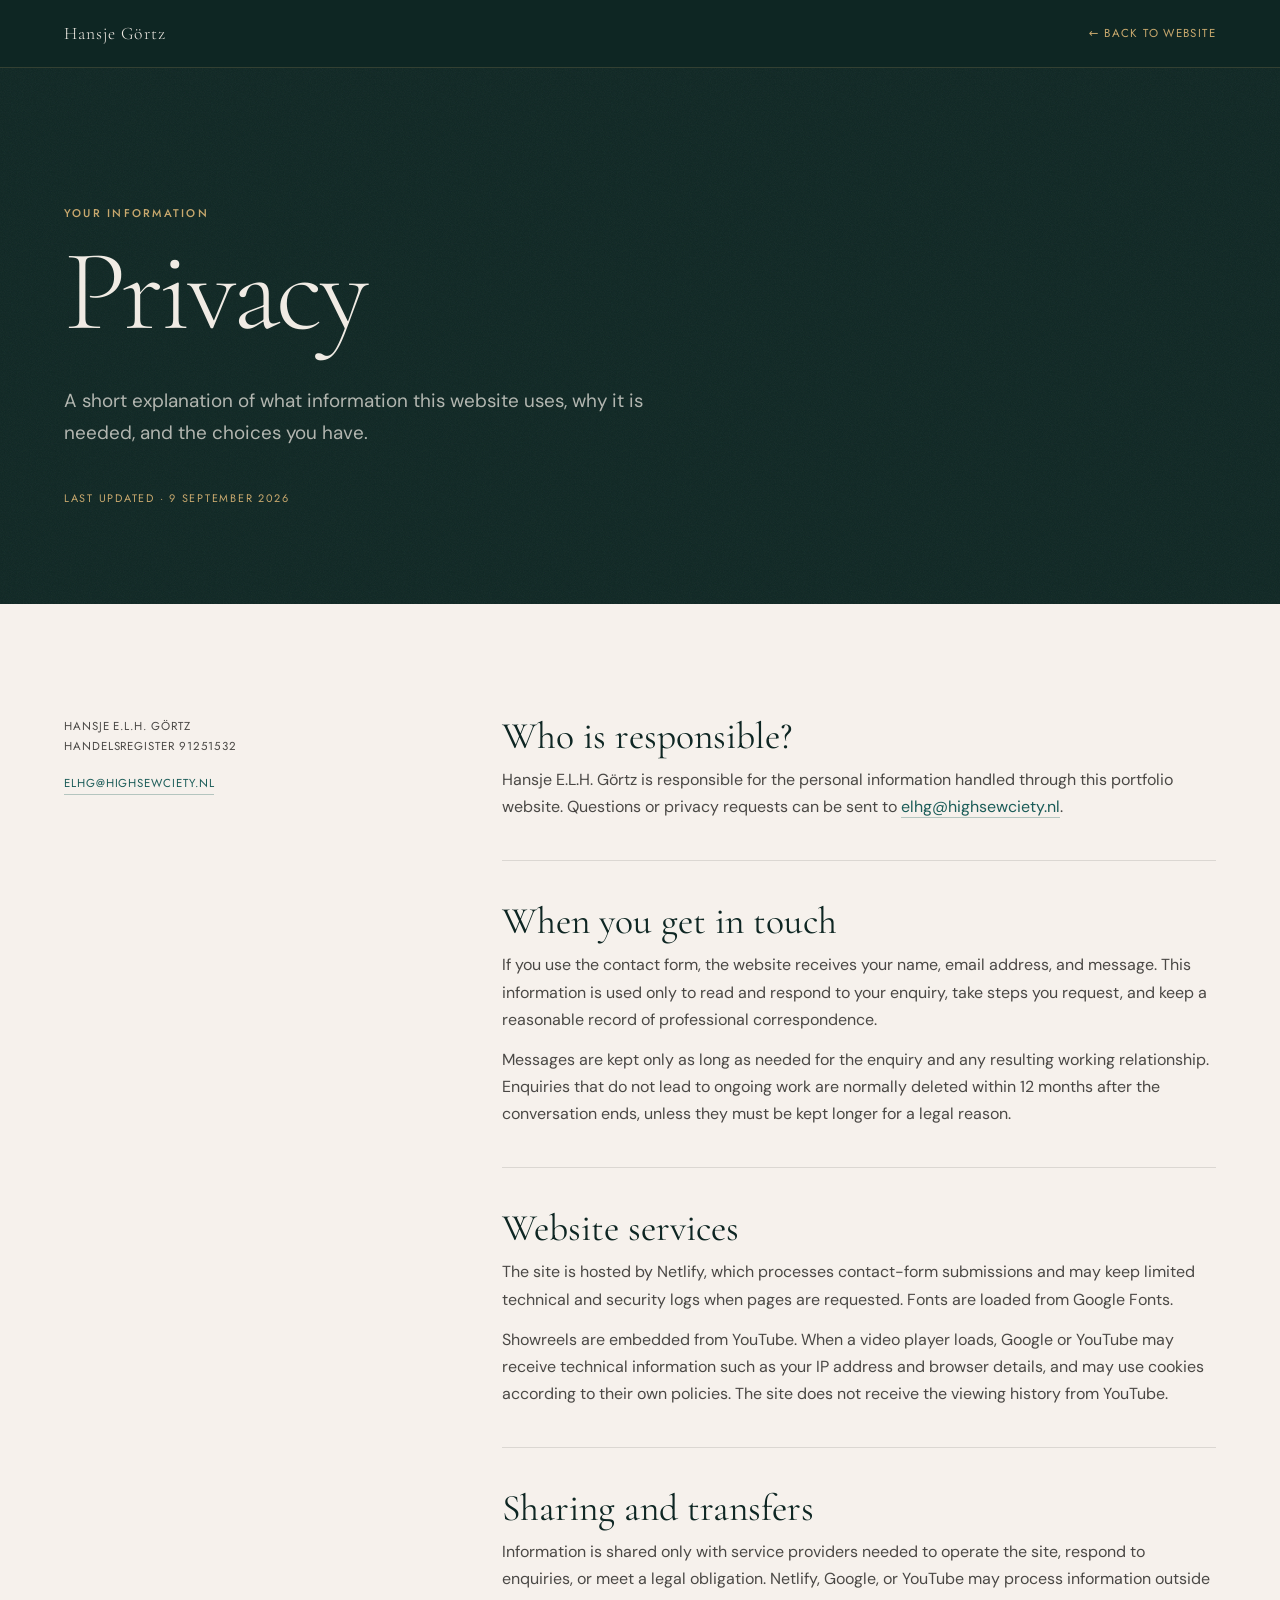
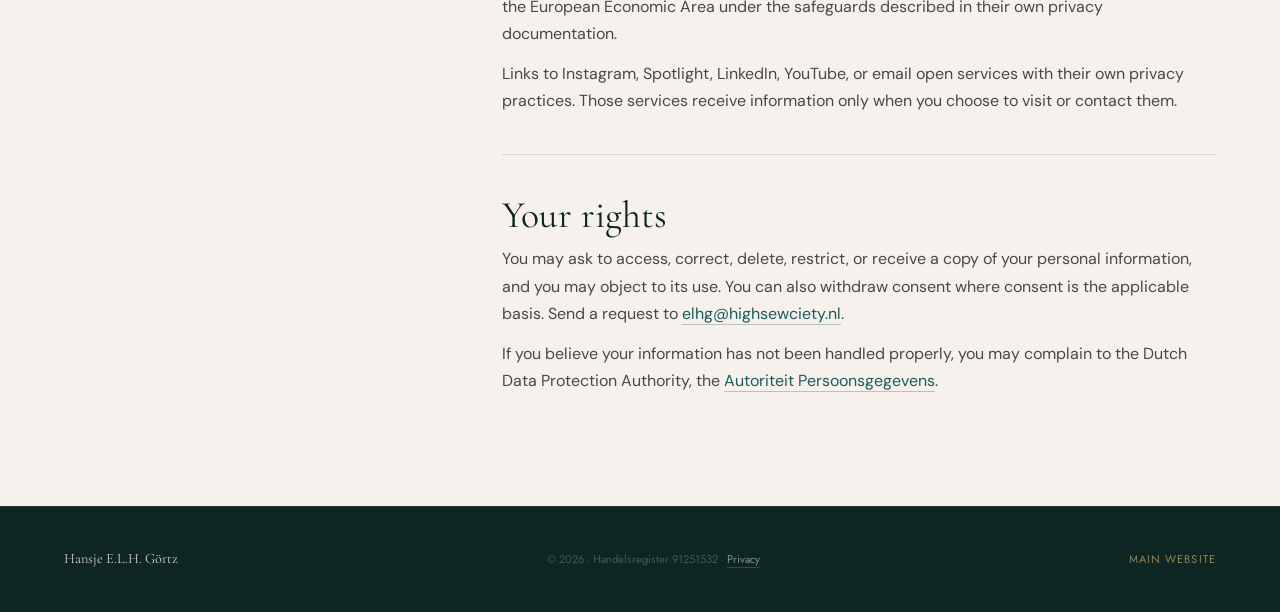
<file: privacy/index.html>
<!DOCTYPE html>
<html lang="en">
<head>
  <meta charset="UTF-8">
  <meta name="viewport" content="width=device-width, initial-scale=1.0">
  <meta name="description" content="Privacy information for the Hansje Görtz website.">
  <title>Privacy — Hansje Görtz</title>

  <link rel="preconnect" href="https://fonts.googleapis.com">
  <link rel="preconnect" href="https://fonts.gstatic.com" crossorigin>
  <link href="https://fonts.googleapis.com/css2?family=Cormorant+Garamond:ital,wght@0,300;0,400;0,600;1,300;1,400&amp;family=Jost:wght@300;400;500&amp;family=DM+Sans:ital,wght@0,400;0,500;1,400&amp;display=swap" rel="stylesheet">
  <link rel="stylesheet" href="../css/style.css?v=20260909">
</head>

<body class="privacy-page">
  <header class="site-header privacy-header">
    <div class="header-inner">
      <a href="/" class="header-logo">Hansje Görtz</a>
      <a href="/" class="privacy-home-link">← Back to website</a>
    </div>
  </header>

  <main class="privacy-main">
    <section class="privacy-hero">
      <div class="section-grain"></div>
      <div class="container">
        <p class="section-label section-label--light">Your information</p>
        <h1 class="privacy-title">Privacy</h1>
        <p class="privacy-intro">A short explanation of what information this website uses, why it is needed, and the choices you have.</p>
        <p class="privacy-updated">Last updated · 9 September 2026</p>
      </div>
    </section>

    <section class="privacy-content">
      <div class="container privacy-layout">
        <aside class="privacy-aside">
          <p>Hansje E.L.H. Görtz<br>Handelsregister 91251532</p>
          <a href="mailto:elhg@highsewciety.nl">elhg@highsewciety.nl</a>
        </aside>

        <div class="privacy-copy">
          <section class="privacy-section">
            <h2>Who is responsible?</h2>
            <p>Hansje E.L.H. Görtz is responsible for the personal information handled through this portfolio website. Questions or privacy requests can be sent to <a href="mailto:elhg@highsewciety.nl">elhg@highsewciety.nl</a>.</p>
          </section>

          <section class="privacy-section">
            <h2>When you get in touch</h2>
            <p>If you use the contact form, the website receives your name, email address, and message. This information is used only to read and respond to your enquiry, take steps you request, and keep a reasonable record of professional correspondence.</p>
            <p>Messages are kept only as long as needed for the enquiry and any resulting working relationship. Enquiries that do not lead to ongoing work are normally deleted within 12 months after the conversation ends, unless they must be kept longer for a legal reason.</p>
          </section>

          <section class="privacy-section">
            <h2>Website services</h2>
            <p>The site is hosted by Netlify, which processes contact-form submissions and may keep limited technical and security logs when pages are requested. Fonts are loaded from Google Fonts.</p>
            <p>Showreels are embedded from YouTube. When a video player loads, Google or YouTube may receive technical information such as your IP address and browser details, and may use cookies according to their own policies. The site does not receive the viewing history from YouTube.</p>
          </section>

          <section class="privacy-section">
            <h2>Sharing and transfers</h2>
            <p>Information is shared only with service providers needed to operate the site, respond to enquiries, or meet a legal obligation. Netlify, Google, or YouTube may process information outside the European Economic Area under the safeguards described in their own privacy documentation.</p>
            <p>Links to Instagram, Spotlight, LinkedIn, YouTube, or email open services with their own privacy practices. Those services receive information only when you choose to visit or contact them.</p>
          </section>

          <section class="privacy-section">
            <h2>Your rights</h2>
            <p>You may ask to access, correct, delete, restrict, or receive a copy of your personal information, and you may object to its use. You can also withdraw consent where consent is the applicable basis. Send a request to <a href="mailto:elhg@highsewciety.nl">elhg@highsewciety.nl</a>.</p>
            <p>If you believe your information has not been handled properly, you may complain to the Dutch Data Protection Authority, the <a href="https://autoriteitpersoonsgegevens.nl/en" target="_blank" rel="noopener noreferrer">Autoriteit Persoonsgegevens</a>.</p>
          </section>
        </div>
      </div>
    </section>
  </main>

  <footer class="site-footer">
    <div class="container footer-inner">
      <p class="footer-name">Hansje E.L.H. Görtz</p>
      <p class="footer-legal">© 2026 · Handelsregister 91251532 · <a href="/privacy/" aria-current="page">Privacy</a></p>
      <a href="/" class="footer-back-top">Main website</a>
    </div>
  </footer>
</body>
</html>
</file>
<file: css/style.css>
/* ============================================================
   Hansje Görtz — style.css
   ============================================================ */

/* 1. DESIGN TOKENS
   ============================================================ */
:root {
  /* Colours */
  --color-teal:             #1B5C58;
  --color-teal-dark:        #0E2623;
  --color-teal-mid:         #144D49;
  --color-champagne:        #C9A96E;
  --color-champagne-light:  #E8D5A8;
  --color-terracotta:       #B87B5A;
  --color-cream:            #F6F1EC;
  --color-cream-dark:       #EDE7DF;
  --color-text-dark:        #1C1C1A;
  --color-text-mid:         #4A4845;
  --color-text-light:       #F0EBE4;
  --color-text-muted:       #A8A29C;

  /* Typography */
  --font-display: 'Cormorant Garamond', Georgia, serif;
  --font-ui:      'Jost', system-ui, sans-serif;
  --font-body:    'DM Sans', system-ui, sans-serif;

  /* Spacing */
  --space-xs:   0.5rem;
  --space-sm:   1rem;
  --space-md:   1.5rem;
  --space-lg:   2.5rem;
  --space-xl:   4rem;
  --space-2xl:  6rem;
  --space-3xl:  9rem;

  /* Layout */
  --max-width:        1200px;
  --max-width-narrow: 760px;
  --header-height:    68px;
  --section-pad-v:    var(--space-3xl);

  /* Radii */
  --radius-sm:   4px;
  --radius-md:   8px;
  --radius-pill: 100px;

  /* Transitions */
  --transition-fast: 0.15s ease;
  --transition-base: 0.3s ease;
  --transition-slow: 0.6s ease;

  /* Shadows */
  --shadow-soft: 0 4px 24px rgba(0,0,0,0.12);
  --shadow-deep: 0 8px 48px rgba(0,0,0,0.28);
}


/* 2. RESET & BASE
   ============================================================ */
*, *::before, *::after { box-sizing: border-box; margin: 0; padding: 0; }

html {
  scroll-behavior: smooth;
  scroll-padding-top: var(--header-height);
  font-size: 16px;
  -webkit-text-size-adjust: 100%;
}

body {
  font-family: var(--font-body);
  line-height: 1.7;
  color: var(--color-text-dark);
  background-color: var(--color-cream);
  overflow-x: hidden;
}

img { display: block; max-width: 100%; height: auto; }
a   { color: inherit; text-decoration: none; }
ul  { list-style: none; }
button { cursor: pointer; font-family: inherit; border: none; background: none; }


/* 3. LAYOUT UTILITIES
   ============================================================ */
.container {
  width: 100%;
  max-width: var(--max-width);
  margin-inline: auto;
  padding-inline: var(--space-md);
}
.container--narrow { max-width: var(--max-width-narrow); }

.section--light { background-color: var(--color-cream); color: var(--color-text-dark); }
.section--dark  { background-color: var(--color-teal-dark); color: var(--color-text-light); position: relative; }
.section--teal  { background-color: var(--color-teal-mid); color: var(--color-text-light); position: relative; }

/* SVG noise grain for dark sections */
.section-grain, .hero-grain {
  position: absolute;
  inset: 0;
  pointer-events: none;
  opacity: 0.06;
  background-image: url("data:image/svg+xml,%3Csvg viewBox='0 0 256 256' xmlns='http://www.w3.org/2000/svg'%3E%3Cfilter id='n'%3E%3CfeTurbulence type='fractalNoise' baseFrequency='0.9' numOctaves='4' stitchTiles='stitch'/%3E%3C/filter%3E%3Crect width='100%25' height='100%25' filter='url(%23n)'/%3E%3C/svg%3E");
  background-size: 200px 200px;
  mix-blend-mode: screen;
}

.section-label {
  font-family: var(--font-ui);
  font-size: 0.7rem;
  font-weight: 500;
  letter-spacing: 0.2em;
  text-transform: uppercase;
  color: var(--color-terracotta);
  margin-bottom: var(--space-sm);
}
.section-label--light { color: var(--color-champagne); }

/* Scroll fade-in (applied via JS) */
.fade-target {
  opacity: 0;
  transform: translateY(24px);
  transition: opacity 0.7s ease, transform 0.7s ease;
}
.fade-target.is-visible { opacity: 1; transform: translateY(0); }


/* 4. BUTTONS
   ============================================================ */
.btn {
  display: inline-flex;
  align-items: center;
  gap: 0.5em;
  font-family: var(--font-ui);
  font-size: 0.8rem;
  font-weight: 400;
  letter-spacing: 0.1em;
  text-transform: uppercase;
  padding: 0.75em 1.75em;
  min-height: 48px;
  border-radius: var(--radius-pill);
  transition: background-color var(--transition-base), color var(--transition-base),
              border-color var(--transition-base), transform var(--transition-fast);
  white-space: nowrap;
}
.btn:hover { transform: translateY(-1px); }

.btn--outline {
  border: 1px solid var(--color-champagne);
  color: var(--color-champagne);
  background: transparent;
}
.btn--outline:hover { background: var(--color-champagne); color: var(--color-teal-dark); }

.btn--outline-dark {
  border: 1px solid var(--color-teal);
  color: var(--color-teal);
  background: transparent;
}
.btn--outline-dark:hover { background: var(--color-teal); color: var(--color-cream); }

.btn--ghost {
  border: 1px solid rgba(240,235,228,0.3);
  color: var(--color-text-light);
  background: transparent;
}
.btn--ghost:visited { color: var(--color-text-light); }
.btn--ghost:hover,
.btn--ghost:focus-visible {
  border-color: rgba(240,235,228,0.7);
  color: var(--color-text-light);
  background: rgba(240,235,228,0.08);
}

.btn--filled {
  background: var(--color-champagne);
  color: var(--color-teal-dark);
  border: 1px solid var(--color-champagne);
}
.btn--filled:hover { background: var(--color-champagne-light); border-color: var(--color-champagne-light); }

.btn--full { width: 100%; justify-content: center; }


/* 5. HEADER
   ============================================================ */
.site-header {
  position: fixed;
  top: 0; left: 0; right: 0;
  z-index: 100;
  height: var(--header-height);
  transition: background-color var(--transition-base), backdrop-filter var(--transition-base), box-shadow var(--transition-base);
}

.site-header.scrolled {
  background-color: rgba(14, 38, 35, 0.88);
  backdrop-filter: blur(12px);
  -webkit-backdrop-filter: blur(12px);
  box-shadow: 0 1px 0 rgba(201, 169, 110, 0.15);
}

.header-inner {
  display: flex;
  align-items: center;
  justify-content: space-between;
  height: 100%;
  max-width: var(--max-width);
  margin-inline: auto;
  padding-inline: var(--space-md);
  gap: var(--space-md);
}

.header-logo {
  font-family: var(--font-display);
  font-size: 1.1rem;
  font-weight: 300;
  letter-spacing: 0.06em;
  color: var(--color-text-light);
  flex-shrink: 0;
}

.header-nav { display: flex; gap: var(--space-lg); }

.header-nav a {
  font-family: var(--font-ui);
  font-size: 0.75rem;
  font-weight: 400;
  letter-spacing: 0.12em;
  text-transform: uppercase;
  color: rgba(240, 235, 228, 0.65);
  transition: color var(--transition-fast);
  position: relative;
}
.header-nav a::after {
  content: '';
  position: absolute;
  bottom: -3px; left: 0; right: 0;
  height: 1px;
  background: var(--color-champagne);
  transform: scaleX(0);
  transform-origin: left;
  transition: transform var(--transition-base);
}
.header-nav a:hover { color: var(--color-text-light); }
.header-nav a:hover::after { transform: scaleX(1); }

/* Hamburger */
.hamburger {
  display: none;
  flex-direction: column;
  justify-content: space-between;
  width: 24px;
  height: 16px;
  flex-shrink: 0;
}
.hamburger span {
  display: block;
  width: 100%;
  height: 1px;
  background: var(--color-text-light);
  transition: transform var(--transition-base), opacity var(--transition-fast);
}
.hamburger.is-open span:nth-child(1) { transform: translateY(7px) rotate(45deg); }
.hamburger.is-open span:nth-child(2) { opacity: 0; }
.hamburger.is-open span:nth-child(3) { transform: translateY(-9px) rotate(-45deg); }

/* Mobile nav overlay */
.mobile-nav {
  position: fixed;
  inset: 0;
  z-index: 99;
  background-color: var(--color-teal-dark);
  display: flex;
  align-items: center;
  justify-content: center;
  opacity: 0;
  pointer-events: none;
  transition: opacity var(--transition-slow);
}
.mobile-nav.is-open { opacity: 1; pointer-events: all; }

.mobile-nav nav {
  display: flex;
  flex-direction: column;
  align-items: center;
  gap: var(--space-lg);
  text-align: center;
}

.mobile-nav__link {
  font-family: var(--font-display);
  font-size: clamp(2rem, 8vw, 3.5rem);
  font-weight: 300;
  color: var(--color-text-light);
  letter-spacing: 0.05em;
  transition: color var(--transition-fast);
}
.mobile-nav__link:hover { color: var(--color-champagne); }

.mobile-nav__link--cta {
  font-family: var(--font-ui);
  font-size: 0.85rem;
  font-weight: 400;
  letter-spacing: 0.15em;
  text-transform: uppercase;
  border: 1px solid var(--color-champagne);
  color: var(--color-champagne);
  padding: 0.75em 2em;
  border-radius: var(--radius-pill);
  margin-top: var(--space-sm);
}


/* 6. HERO SECTION
   ============================================================ */
.section-hero {
  position: relative;
  height: 100dvh;
  min-height: 600px;
  display: flex;
  flex-direction: column;
  justify-content: flex-end;
  overflow: hidden;
}

.hero-bg { position: absolute; inset: 0; z-index: 0; }
.hero-img { width: 100%; height: 100%; object-fit: cover; object-position: center top; }

/* Gradient darkens bottom-left for text legibility */
.hero-gradient {
  position: absolute;
  inset: 0;
  background: linear-gradient(
    to top,
    rgba(14, 38, 35, 0.85) 0%,
    rgba(14, 38, 35, 0.35) 40%,
    rgba(14, 38, 35, 0.08) 70%,
    transparent 100%
  );
}

.hero-content {
  position: relative;
  z-index: 2;
  padding: 0 var(--space-md) var(--space-2xl);
  max-width: calc(var(--max-width) + 2 * var(--space-md));
  margin-inline: auto;
  width: 100%;
}

.hero-eyebrow {
  font-family: var(--font-ui);
  font-size: 0.7rem;
  font-weight: 400;
  letter-spacing: 0.25em;
  text-transform: uppercase;
  color: var(--color-champagne);
  margin-bottom: var(--space-xs);
  opacity: 0;
  transform: translateY(12px);
  animation: fadeUp 0.8s ease-out 0.2s forwards;
}

.hero-name {
  font-family: var(--font-display);
  font-weight: 300;
  font-size: clamp(3.5rem, 10vw, 9rem);
  line-height: 0.95;
  letter-spacing: -0.01em;
  color: var(--color-text-light);
  margin-bottom: var(--space-sm);
}

/* Champagne underline draws itself after name appears */
.hero-name::after {
  content: '';
  display: block;
  width: 0;
  height: 1px;
  background: var(--color-champagne);
  margin-top: var(--space-sm);
  animation: drawLine 0.8s ease-out 1.1s forwards;
}

.hero-name__line1, .hero-name__line2 {
  display: block;
  opacity: 0;
  transform: translateY(20px);
}
.hero-name__line1 { animation: fadeUp 0.9s ease-out 0.4s forwards; }
.hero-name__line2 { animation: fadeUp 0.9s ease-out 0.6s forwards; }

.hero-tagline {
  font-family: var(--font-ui);
  font-size: 0.8rem;
  font-weight: 300;
  letter-spacing: 0.2em;
  text-transform: uppercase;
  color: rgba(240, 235, 228, 0.6);
  margin-bottom: var(--space-lg);
  opacity: 0;
  animation: fadeUp 0.8s ease-out 0.8s forwards;
}

.hero-actions {
  display: flex;
  flex-wrap: wrap;
  gap: var(--space-sm);
  opacity: 0;
  animation: fadeUp 0.8s ease-out 1s forwards;
}

.hero-scroll-hint {
  position: absolute;
  bottom: var(--space-lg);
  right: var(--space-md);
  z-index: 2;
  opacity: 0;
  animation: fadeIn 1s ease 1.5s forwards;
}
.hero-scroll-line {
  display: block;
  width: 1px;
  height: 48px;
  background: linear-gradient(to bottom, transparent, var(--color-champagne));
  animation: scrollPulse 2s ease-in-out 2s infinite;
}


/* 7. ABOUT SECTION
   ============================================================ */
.section-about { padding-block: var(--section-pad-v); }

.about-grid {
  display: grid;
  grid-template-columns: 1fr 1fr;
  gap: var(--space-2xl);
  align-items: center;
}

.about-heading {
  font-family: var(--font-display);
  font-size: clamp(2.5rem, 5vw, 4.5rem);
  font-weight: 300;
  line-height: 1;
  letter-spacing: -0.01em;
  color: var(--color-teal);
  margin-bottom: var(--space-lg);
}

.about-bio {
  font-size: 1.05rem;
  line-height: 1.75;
  color: var(--color-text-mid);
  margin-bottom: var(--space-md);
  max-width: 55ch;
  white-space: pre-line;
}

.about-tags {
  display: flex;
  flex-wrap: wrap;
  gap: 0.5rem;
  margin-top: var(--space-lg);
}

.tag {
  font-family: var(--font-ui);
  font-size: 0.72rem;
  font-weight: 400;
  letter-spacing: 0.08em;
  text-transform: uppercase;
  padding: 0.4em 0.9em;
  border: 1px solid var(--color-teal);
  color: var(--color-teal);
  border-radius: var(--radius-pill);
  transition: background-color var(--transition-fast), color var(--transition-fast);
}
.tag:hover { background: transparent; color: var(--color-teal); cursor: default; }

.about-photo-wrap {
  position: relative;
  border-radius: var(--radius-md);
  overflow: hidden;
  aspect-ratio: 3/4;
}

.about-photo {
  width: 100%; height: 100%;
  object-fit: cover;
  object-position: center top;
  transition: transform 0.8s ease;
}
.about-photo-wrap:hover .about-photo { transform: scale(1.03); }

@media (min-width: 901px) {
  .about-grid {
    row-gap: 0;
    align-items: start;
  }

  .about-text { display: contents; }
  .about-text > .section-label { grid-column: 1; grid-row: 1; }
  .about-heading { grid-column: 1; grid-row: 2; }
  .about-bio { grid-column: 1; grid-row: 3; }
  .about-tags { grid-column: 1; grid-row: 4; }
  .about-photo-wrap { grid-column: 2; grid-row: 3 / span 2; }
}


/* 8. SHOWREEL SECTION
   ============================================================ */
.section-showreel { padding-block: var(--section-pad-v); text-align: center; }

.showreel-heading {
  font-family: var(--font-display);
  font-size: clamp(3rem, 8vw, 7rem);
  font-weight: 300;
  letter-spacing: 0.1em;
  text-transform: uppercase;
  color: var(--color-text-light);
  margin-bottom: var(--space-xl);
  position: relative;
  z-index: 1;
}

.showreel-list {
  display: grid;
  gap: var(--space-xl);
}

.showreel-item {
  position: relative;
}

.showreel-title {
  font-family: var(--font-ui);
  font-size: 0.85rem;
  font-weight: 400;
  letter-spacing: 0.14em;
  text-transform: uppercase;
  color: var(--color-champagne);
  margin-bottom: var(--space-sm);
}

.video-wrap {
  position: relative;
  width: 100%;
  max-width: 900px;
  margin-inline: auto;
  aspect-ratio: 16 / 9;
  border-radius: var(--radius-md);
  overflow: hidden;
  box-shadow: var(--shadow-deep);
}
.video-wrap iframe { position: absolute; inset: 0; width: 100%; height: 100%; }

.showreel-note {
  display: inline-block;
  font-family: var(--font-ui);
  font-size: 0.75rem;
  letter-spacing: 0.12em;
  text-transform: uppercase;
  color: var(--color-text-muted);
  margin-top: var(--space-lg);
  transition: color var(--transition-fast);
}
a.showreel-note:hover { color: var(--color-champagne); }


/* 9. CREDITS SECTION
   ============================================================ */
.section-credits { padding-block: var(--section-pad-v); }

.credits-heading {
  font-family: var(--font-display);
  font-size: clamp(2rem, 5vw, 4rem);
  font-weight: 300;
  color: var(--color-teal);
  margin-bottom: var(--space-xl);
}

.credits-tabs {
  display: flex;
  border-bottom: 1px solid var(--color-cream-dark);
  margin-bottom: var(--space-xl);
  overflow-x: auto;
  scrollbar-width: none;
}
.credits-tabs::-webkit-scrollbar { display: none; }

.tab-btn {
  font-family: var(--font-ui);
  font-size: 0.75rem;
  font-weight: 400;
  letter-spacing: 0.12em;
  text-transform: uppercase;
  color: var(--color-text-mid);
  padding: 0.75em 1.5em;
  border-bottom: 2px solid transparent;
  margin-bottom: -1px;
  white-space: nowrap;
  min-height: 48px;
  transition: color var(--transition-fast), border-color var(--transition-fast);
}
.tab-btn:hover { color: var(--color-teal); }
.tab-btn--active { color: var(--color-teal); border-bottom-color: var(--color-champagne); }

.credits-list { display: none; }
.credits-list--active { display: block; }

.credit-item {
  display: grid;
  grid-template-columns: minmax(0, 1.35fr) minmax(0, 0.9fr) minmax(14rem, 1fr);
  grid-template-areas: "title role details";
  gap: var(--space-md);
  align-items: baseline;
  padding-block: 1rem;
  border-bottom: 1px solid var(--color-cream-dark);
  transition: background-color var(--transition-fast);
}
.credit-item:hover { background-color: rgba(27, 92, 88, 0.04); }

.credit-role {
  grid-area: role;
  font-family: var(--font-ui);
  font-size: 0.85rem;
  color: var(--color-text-dark);
}
.credit-title {
  grid-area: title;
  font-family: var(--font-display);
  font-size: 1.1rem;
  font-style: italic;
  color: var(--color-teal);
  text-align: left;
}
.credit-details {
  grid-area: details;
  font-family: var(--font-ui);
  font-size: 0.75rem;
  font-weight: 300;
  color: var(--color-text-muted);
  text-align: right;
  white-space: nowrap;
}

.credits-footer {
  margin-top: var(--space-2xl);
  display: flex;
  align-items: center;
  gap: var(--space-lg);
  flex-wrap: wrap;
}
.credits-footer-text {
  font-size: 0.9rem;
  color: var(--color-text-mid);
  flex: 1;
  min-width: 200px;
}


/* 10. TRAINING SECTION
   ============================================================ */
.section-training { padding-block: var(--section-pad-v); }

.training-heading {
  font-family: var(--font-display);
  font-size: clamp(2rem, 5vw, 4rem);
  font-weight: 300;
  color: var(--color-text-light);
  margin-bottom: var(--space-xl);
}

.training-grid {
  display: grid;
  grid-template-columns: 1fr 1fr;
  gap: var(--space-2xl);
}

.training-col-title {
  font-family: var(--font-ui);
  font-size: 0.7rem;
  font-weight: 500;
  letter-spacing: 0.2em;
  text-transform: uppercase;
  color: var(--color-champagne);
  margin-bottom: var(--space-md);
}
.training-col-title--spaced { margin-top: var(--space-xl); }

.training-list li {
  display: grid;
  grid-template-columns: 80px 1fr;
  gap: var(--space-sm);
  padding-block: 0.75rem;
  border-bottom: 1px solid rgba(240, 235, 228, 0.1);
}
.training-desc:only-child {
  grid-column: 1 / -1;
}
.training-year {
  font-family: var(--font-ui);
  font-size: 0.75rem;
  font-weight: 300;
  color: var(--color-text-muted);
  padding-top: 0.15em;
}
.training-desc { font-size: 0.9rem; color: var(--color-text-light); line-height: 1.5; }


/* 11. PHOTOS / GALLERY SECTION
   ============================================================ */
.section-photos { padding-block: var(--section-pad-v); }

.photos-heading {
  font-family: var(--font-display);
  font-size: clamp(2rem, 5vw, 4rem);
  font-weight: 300;
  color: var(--color-text-light);
  margin-bottom: var(--space-xl);
}

.photos-grid {
  display: grid;
  grid-template-columns: repeat(3, 1fr);
  gap: var(--space-sm);
}

.photo-item {
  aspect-ratio: 4 / 5;
  overflow: hidden;
  border-radius: var(--radius-sm);
  cursor: pointer;
  position: relative;
}
.photo-item--tall { grid-row: span 1; }

.photo-item:not(.photo-item--collage) > img {
  width: 100%; height: 100%;
  object-fit: cover;
  object-position: top center;
  transition: transform 0.7s ease, filter 0.4s ease;
  filter: saturate(0.9);
}
.photo-item::after {
  content: '';
  position: absolute;
  inset: 0;
  background: rgba(14, 38, 35, 0);
  transition: background var(--transition-base);
  pointer-events: none;
}
.photo-item:not(.photo-item--collage):hover > img { transform: scale(1.05); filter: saturate(1.05); }
.photo-item:hover::after { background: rgba(14, 38, 35, 0.15); }

/* Collages are composed directly inside the fixed gallery-tile frame. */
.collage-frame {
  position: absolute;
  inset: 0;
  display: grid;
  gap: 0;
  overflow: hidden;
  background: var(--color-teal-dark);
}

.collage-slot {
  position: relative;
  min-width: 0;
  min-height: 0;
  overflow: hidden;
  container-type: inline-size;
}

.collage-slot img {
  width: 100%;
  height: 100%;
  max-width: none;
  object-fit: cover;
  object-position: var(--collage-x, 50%) var(--collage-y, 50%);
  transform: scale(var(--collage-zoom, 1));
  transform-origin: var(--collage-x, 50%) var(--collage-y, 50%);
  filter: saturate(0.9);
}

.collage-photo-title {
  position: absolute;
  z-index: 2;
  left: clamp(0.55rem, 2.2%, 1rem);
  right: clamp(0.55rem, 2.2%, 1rem);
  bottom: clamp(0.55rem, 2.2%, 1rem);
  color: #fff;
  font-family: Georgia, 'Times New Roman', serif;
  font-size: clamp(0.82rem, 1.45vw, 1.3rem);
  font-size: clamp(0.82rem, 5cqw, 2rem);
  font-weight: 700;
  line-height: 1.08;
  overflow-wrap: anywhere;
  text-shadow: 0 2px 12px rgba(0, 0, 0, 0.78);
  pointer-events: none;
}

.collage-photo-title:empty { display: none; }

/* Hide legacy overall collage titles; captions now belong to individual photos. */
.collage-title { display: none; }

.collage-layout--single { grid-template: 1fr / 1fr; }
.collage-layout--two-columns { grid-template-columns: repeat(2, 1fr); }
.collage-layout--two-rows { grid-template-rows: repeat(2, 1fr); }
.collage-layout--three-columns { grid-template-columns: repeat(3, 1fr); }
.collage-layout--three-rows { grid-template-rows: repeat(3, 1fr); }
.collage-layout--feature-left,
.collage-layout--feature-right { grid-template: repeat(2, 1fr) / repeat(2, 1fr); }
.collage-layout--feature-left .collage-slot:first-child { grid-row: 1 / -1; }
.collage-layout--feature-right .collage-slot:nth-child(3) { grid-column: 2; grid-row: 1 / -1; }
.collage-layout--four-columns { grid-template-columns: repeat(4, 1fr); }
.collage-layout--four-rows { grid-template-rows: repeat(4, 1fr); }
.collage-layout--four-grid { grid-template: repeat(2, 1fr) / repeat(2, 1fr); }
.collage-layout--feature-top { grid-template: repeat(2, 1fr) / repeat(3, 1fr); }
.collage-layout--feature-top .collage-slot:first-child { grid-column: 1 / -1; }

/* Lightbox */
.lightbox {
  position: fixed;
  inset: 0;
  z-index: 200;
  background: rgba(14, 38, 35, 0.96);
  display: flex;
  align-items: center;
  justify-content: center;
  opacity: 0;
  pointer-events: none;
  transition: opacity var(--transition-base);
}
.lightbox.is-open { opacity: 1; pointer-events: all; }

.lightbox-inner { display: flex; align-items: center; justify-content: center; }
.lightbox-img { max-width: 90vw; max-height: 90vh; object-fit: contain; border-radius: var(--radius-sm); }
.lightbox-img[hidden] { display: none; }
.lightbox-collage-host {
  position: relative;
  width: min(72vw, 72vh);
  aspect-ratio: 4 / 5;
  overflow: hidden;
  border-radius: var(--radius-sm);
  box-shadow: var(--shadow-deep);
}
.lightbox-collage-host[hidden] { display: none; }
.lightbox-close {
  position: absolute;
  top: var(--space-md); right: var(--space-md);
  font-size: 1.8rem;
  color: var(--color-text-light);
  width: 48px; height: 48px;
  display: flex; align-items: center; justify-content: center;
  opacity: 0.7;
  transition: opacity var(--transition-fast);
}
.lightbox-close:hover { opacity: 1; }

.lightbox-prev, .lightbox-next {
  position: absolute;
  top: 50%; transform: translateY(-50%);
  font-size: 1.5rem;
  color: var(--color-text-light);
  width: 48px; height: 48px;
  display: flex; align-items: center; justify-content: center;
  opacity: 0.6;
  transition: opacity var(--transition-fast);
}
.lightbox-prev:hover, .lightbox-next:hover { opacity: 1; }
.lightbox-prev { left: var(--space-md); }
.lightbox-next { right: var(--space-md); }


/* 12. CONTACT SECTION
   ============================================================ */
.section-contact { padding-block: var(--section-pad-v); }
.contact-inner { text-align: center; }

.contact-heading {
  font-family: var(--font-display);
  font-size: clamp(2.5rem, 6vw, 5rem);
  font-weight: 300;
  color: var(--color-text-light);
  margin-bottom: var(--space-md);
}
.contact-subtext {
  font-size: 1rem;
  color: var(--color-text-muted);
  max-width: 46ch;
  margin-inline: auto;
  margin-bottom: var(--space-xl);
}
.contact-email {
  display: inline-block;
  font-family: var(--font-display);
  font-size: clamp(1.1rem, 3vw, 1.6rem);
  font-weight: 300;
  font-style: italic;
  color: var(--color-champagne);
  border-bottom: 1px solid rgba(201, 169, 110, 0.4);
  padding-bottom: 2px;
  margin-bottom: var(--space-2xl);
  transition: border-color var(--transition-fast), color var(--transition-fast);
}
.contact-email:hover { border-color: var(--color-champagne); color: var(--color-champagne-light); }

.contact-blocks {
  display: flex;
  flex-wrap: wrap;
  justify-content: center;
  gap: var(--space-xl) var(--space-2xl);
  max-width: 960px;
  margin: 0 auto var(--space-2xl);
  padding-top: var(--space-lg);
}
.contact-block {
  text-align: center;
  position: relative;
  flex: 1 1 220px;
  max-width: 320px;
}
.contact-block__label {
  font-family: var(--font-ui);
  font-size: 0.72rem;
  font-weight: 400;
  letter-spacing: 0.18em;
  text-transform: uppercase;
  color: var(--color-champagne);
  margin-bottom: var(--space-md);
}
.contact-block__primary {
  font-family: var(--font-display);
  font-size: 1.15rem;
  font-weight: 300;
  color: var(--color-text-light);
  margin-bottom: 0.25em;
}
.contact-block__secondary {
  font-family: var(--font-ui);
  font-size: 0.85rem;
  color: var(--color-text-muted);
  margin-bottom: 0.4em;
  letter-spacing: 0.04em;
}
.contact-block__email {
  display: inline-block;
  font-family: var(--font-display);
  font-size: 1.05rem;
  font-weight: 300;
  font-style: italic;
  color: var(--color-champagne);
  border-bottom: 1px solid rgba(201, 169, 110, 0.4);
  padding-bottom: 2px;
  margin: 0.3em 0;
  transition: border-color var(--transition-fast), color var(--transition-fast);
}
.contact-block__email:hover { border-color: var(--color-champagne); color: var(--color-champagne-light); }

@media (max-width: 600px) {
  .contact-blocks {
    grid-template-columns: 1fr;
    gap: var(--space-xl);
  }
}

.contact-form { text-align: left; margin-bottom: var(--space-2xl); }

.form-row { margin-bottom: var(--space-md); }
.form-label {
  display: block;
  font-family: var(--font-ui);
  font-size: 0.72rem;
  font-weight: 400;
  letter-spacing: 0.12em;
  text-transform: uppercase;
  color: var(--color-text-muted);
  margin-bottom: 0.5em;
}
.form-input {
  width: 100%;
  font-family: var(--font-body);
  font-size: 0.95rem;
  color: var(--color-text-light);
  background: rgba(240, 235, 228, 0.06);
  border: 1px solid rgba(240, 235, 228, 0.15);
  border-radius: var(--radius-sm);
  padding: 0.85em 1em;
  outline: none;
  min-height: 48px;
  transition: border-color var(--transition-fast), background var(--transition-fast);
}
.form-input::placeholder { color: rgba(240, 235, 228, 0.25); }
.form-input:focus { border-color: var(--color-champagne); background: rgba(240, 235, 228, 0.1); }
.form-textarea { resize: vertical; min-height: 120px; }

.form-success {
  margin-top: var(--space-md);
  font-family: var(--font-ui);
  font-size: 0.85rem;
  color: var(--color-champagne);
  text-align: center;
  letter-spacing: 0.06em;
}
.form-note {
  margin-top: var(--space-sm);
  font-family: var(--font-ui);
  font-size: 0.72rem;
  color: rgba(240, 235, 228, 0.35);
  text-align: center;
  letter-spacing: 0.05em;
}
.form-privacy {
  margin-top: 0.4rem;
  font-family: var(--font-ui);
  font-size: 0.72rem;
  color: rgba(240, 235, 228, 0.42);
  text-align: center;
  letter-spacing: 0.025em;
}
.form-privacy a {
  color: var(--color-champagne);
  border-bottom: 1px solid rgba(201, 169, 110, 0.35);
  transition: border-color var(--transition-fast), color var(--transition-fast);
}
.form-privacy a:hover { color: var(--color-champagne-light); border-color: currentColor; }

.social-links {
  display: flex;
  justify-content: center;
  flex-wrap: wrap;
  gap: var(--space-lg);
  margin-bottom: var(--space-xl);
}
.social-link {
  display: inline-flex;
  align-items: center;
  gap: 0.5em;
  font-family: var(--font-ui);
  font-size: 0.75rem;
  letter-spacing: 0.1em;
  text-transform: uppercase;
  color: rgba(240, 235, 228, 0.5);
  min-height: 48px;
  transition: color var(--transition-fast);
}
.social-link:hover { color: var(--color-champagne); }

.contact-location {
  font-family: var(--font-ui);
  font-size: 0.75rem;
  letter-spacing: 0.08em;
  color: rgba(240, 235, 228, 0.3);
}


/* 13. FOOTER
   ============================================================ */
.site-footer {
  background: var(--color-teal-dark);
  border-top: 1px solid rgba(201, 169, 110, 0.15);
  padding-block: var(--space-lg);
}
.footer-inner {
  display: flex;
  align-items: center;
  justify-content: space-between;
  flex-wrap: wrap;
  gap: var(--space-sm);
}
.footer-name { font-family: var(--font-display); font-size: 0.9rem; font-weight: 300; color: var(--color-text-light); }
.footer-legal { font-family: var(--font-ui); font-size: 0.7rem; color: rgba(240, 235, 228, 0.25); }
.footer-legal a {
  color: rgba(240, 235, 228, 0.52);
  border-bottom: 1px solid rgba(201, 169, 110, 0.25);
  transition: color var(--transition-fast), border-color var(--transition-fast);
}
.footer-legal a:hover { color: var(--color-champagne); border-color: currentColor; }
.footer-back-top {
  font-family: var(--font-ui);
  font-size: 0.7rem;
  letter-spacing: 0.1em;
  text-transform: uppercase;
  color: var(--color-champagne);
  opacity: 0.7;
  transition: opacity var(--transition-fast);
}
.footer-back-top:hover { opacity: 1; }


/* 13A. PRIVACY PAGE
   ============================================================ */
.privacy-page { background: var(--color-cream); }
.privacy-header {
  position: relative;
  background: var(--color-teal-dark);
  border-bottom: 1px solid rgba(201, 169, 110, 0.2);
}
.privacy-header .header-inner { position: relative; }
.privacy-home-link {
  font-family: var(--font-ui);
  font-size: 0.72rem;
  letter-spacing: 0.12em;
  text-transform: uppercase;
  color: var(--color-champagne);
  transition: color var(--transition-fast);
}
.privacy-home-link:hover { color: var(--color-champagne-light); }
.privacy-main { min-height: calc(100vh - var(--header-height)); }
.privacy-hero {
  position: relative;
  overflow: hidden;
  padding: clamp(5rem, 12vw, 8.5rem) 0 clamp(3.5rem, 8vw, 6rem);
  color: var(--color-text-light);
  background: var(--color-teal-dark);
}
.privacy-hero .container { position: relative; z-index: 1; }
.privacy-title {
  max-width: 760px;
  font-family: var(--font-display);
  font-size: clamp(3.4rem, 9vw, 7.4rem);
  font-weight: 300;
  line-height: 0.92;
  letter-spacing: -0.035em;
}
.privacy-intro {
  max-width: 620px;
  margin-top: var(--space-lg);
  font-size: clamp(1rem, 2vw, 1.18rem);
  color: rgba(240, 235, 228, 0.72);
}
.privacy-updated {
  margin-top: var(--space-lg);
  font-family: var(--font-ui);
  font-size: 0.68rem;
  letter-spacing: 0.16em;
  text-transform: uppercase;
  color: var(--color-champagne);
}
.privacy-content { padding-block: clamp(4rem, 10vw, 7rem); }
.privacy-layout {
  display: grid;
  grid-template-columns: minmax(170px, 0.32fr) minmax(0, 0.68fr);
  gap: clamp(2.5rem, 8vw, 7rem);
}
.privacy-aside {
  font-family: var(--font-ui);
  font-size: 0.72rem;
  line-height: 1.8;
  letter-spacing: 0.08em;
  text-transform: uppercase;
  color: var(--color-text-mid);
}
.privacy-aside a {
  display: inline-block;
  margin-top: var(--space-sm);
  color: var(--color-teal);
  border-bottom: 1px solid rgba(27, 92, 88, 0.3);
}
.privacy-copy { max-width: 720px; }
.privacy-section + .privacy-section {
  margin-top: var(--space-lg);
  padding-top: var(--space-lg);
  border-top: 1px solid rgba(28, 28, 26, 0.12);
}
.privacy-section h2 {
  margin-bottom: 0.55rem;
  font-family: var(--font-display);
  font-size: clamp(1.75rem, 4vw, 2.35rem);
  font-weight: 400;
  line-height: 1.1;
  color: var(--color-teal-dark);
}
.privacy-section p,
.privacy-section li { color: var(--color-text-mid); }
.privacy-section p + p,
.privacy-section ul { margin-top: 0.8rem; }
.privacy-section ul { list-style: disc; padding-left: 1.2rem; }
.privacy-section a {
  color: var(--color-teal);
  border-bottom: 1px solid rgba(27, 92, 88, 0.3);
}
.privacy-page .footer-inner { justify-content: space-between; }


/* 14. KEYFRAME ANIMATIONS
   ============================================================ */
@keyframes fadeUp {
  from { opacity: 0; transform: translateY(20px); }
  to   { opacity: 1; transform: translateY(0); }
}
@keyframes fadeIn {
  from { opacity: 0; }
  to   { opacity: 1; }
}
@keyframes drawLine {
  from { width: 0; }
  to   { width: 100%; }
}
@keyframes scrollPulse {
  0%, 100% { opacity: 0.3; transform: scaleY(1); }
  50%       { opacity: 1;   transform: scaleY(1.2); }
}


/* 15. RESPONSIVE BREAKPOINTS
   ============================================================ */

/* TABLET (< 900px) */
@media (max-width: 900px) {
  :root { --section-pad-v: 5rem; }

  .about-grid { grid-template-columns: 1fr; gap: var(--space-xl); }
  .about-photo-wrap { max-width: 400px; margin-inline: auto; aspect-ratio: 4/3; }
  .training-grid { grid-template-columns: 1fr; gap: var(--space-xl); }
  .photos-grid { grid-template-columns: repeat(2, 1fr); }

  .credit-item { grid-template-columns: 1fr 1fr; grid-template-areas: "title role" "details details"; grid-template-rows: auto auto; }
  .credit-details { grid-area: details; text-align: left; padding-top: 0.25rem; }
}

/* MOBILE (< 640px) */
@media (max-width: 640px) {
  :root { --section-pad-v: 4rem; --header-height: 60px; }

  .header-nav, .header-cta { display: none; }
  .hamburger { display: flex; }

  .hero-img { object-position: 70% top; }
  .hero-content { padding-bottom: var(--space-xl); }
  .hero-actions { flex-direction: column; align-items: flex-start; }
  .hero-actions .btn { width: 100%; justify-content: center; max-width: 280px; }

  .about-heading { font-size: 2.5rem; }
  .about-photo-wrap { aspect-ratio: 1/1; max-width: 100%; }

  .credit-item { grid-template-columns: 1fr; grid-template-areas: "title" "role" "details"; gap: 0.25rem; padding-block: 1.25rem; }
  .credit-details { grid-area: details; text-align: left; margin-top: 0.25rem; }
  .credits-footer { flex-direction: column; align-items: flex-start; }

  .photos-grid { grid-template-columns: repeat(2, 1fr); }
  .photo-item--tall { grid-row: span 1; }

  .lightbox-collage-host { width: min(82vw, 68vh); }

  .social-links { gap: var(--space-md); }

  .footer-inner { flex-direction: column; text-align: center; }
  .privacy-layout { grid-template-columns: 1fr; gap: var(--space-lg); }
  .privacy-aside { text-transform: none; letter-spacing: 0.04em; }
}
</file>
